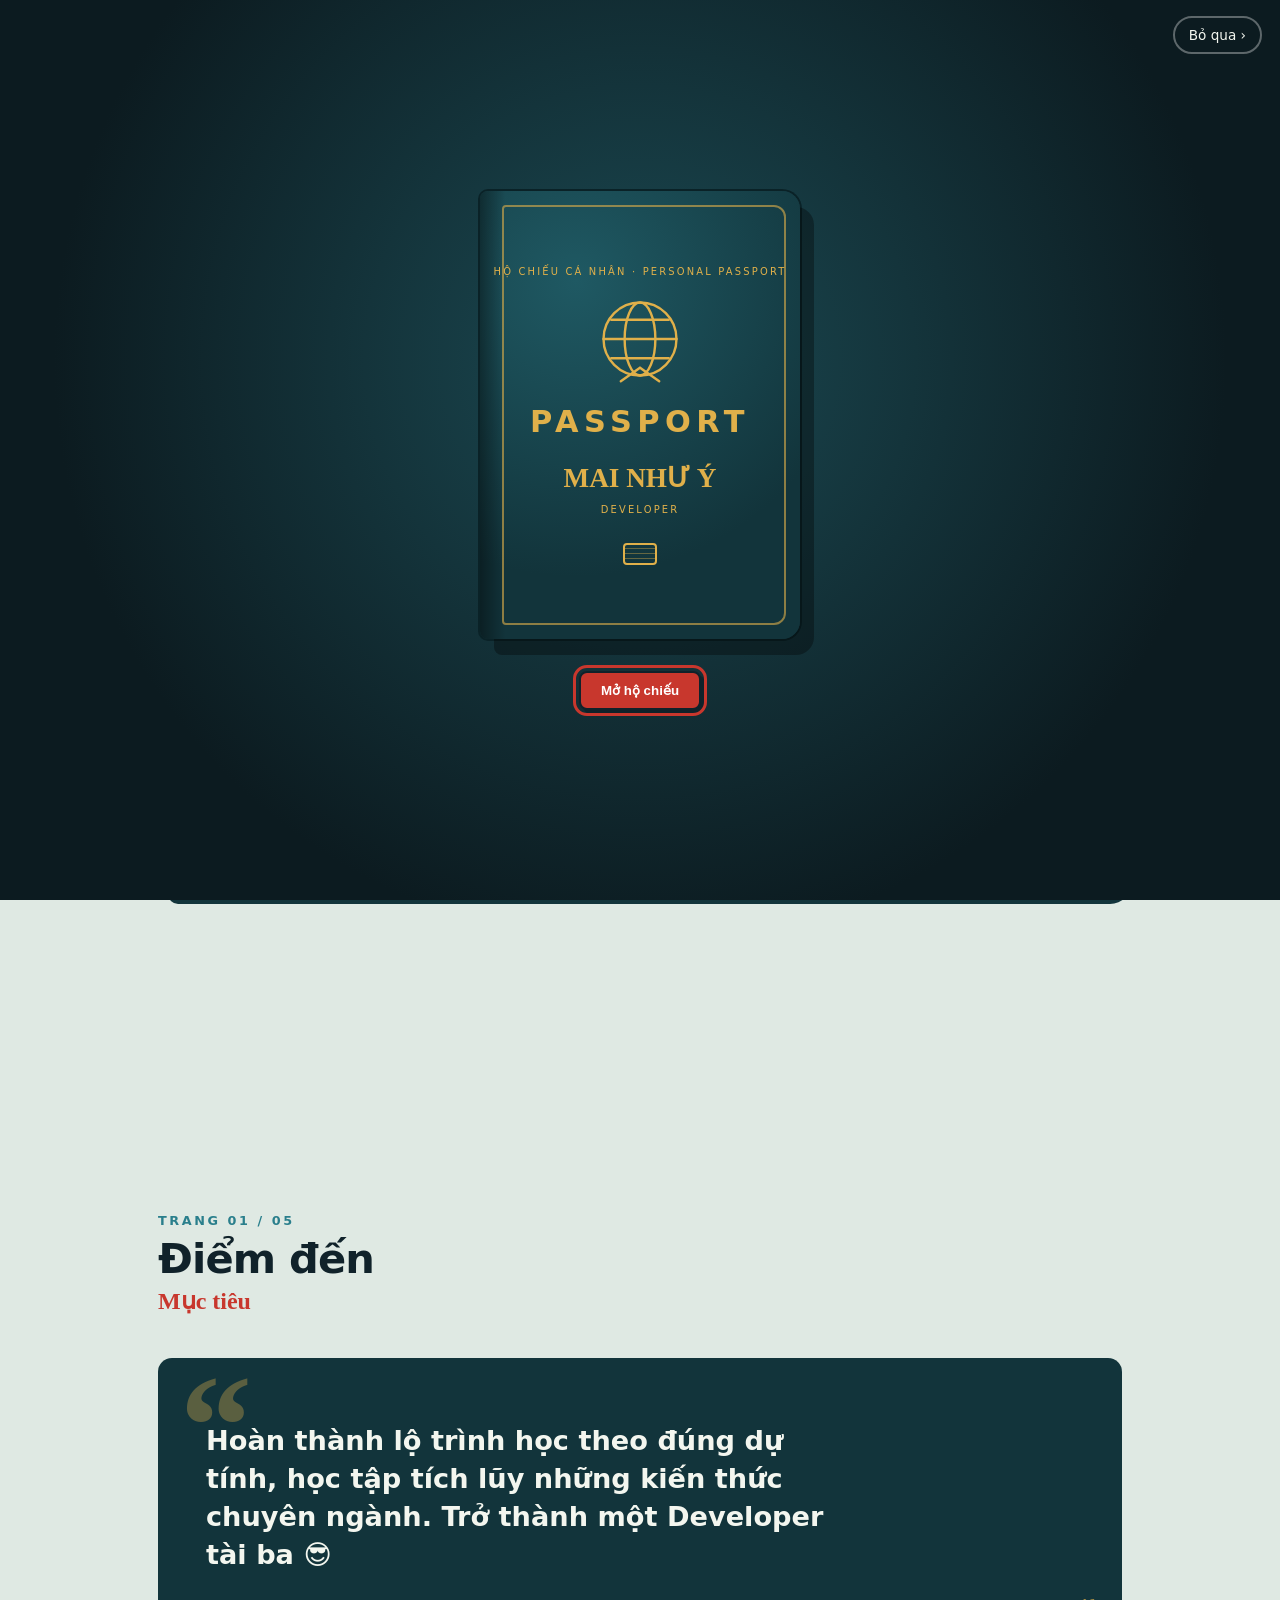
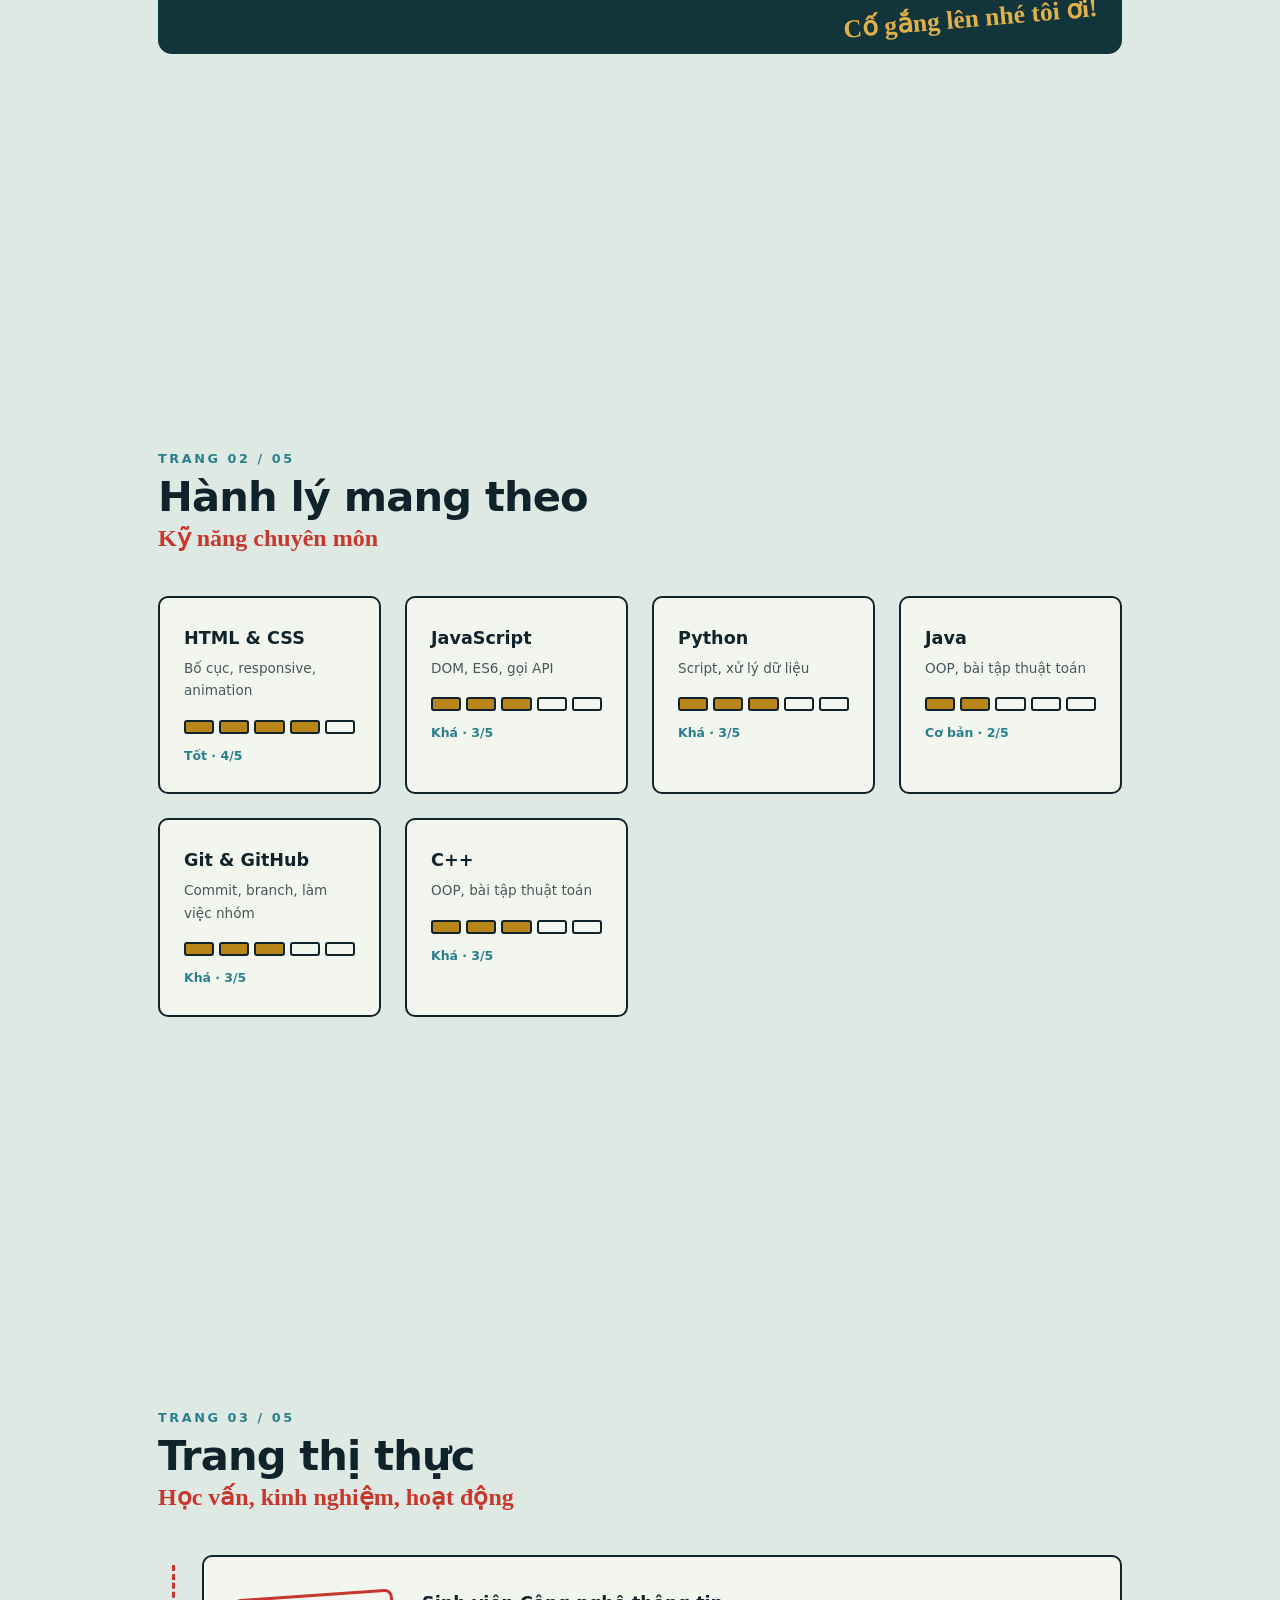
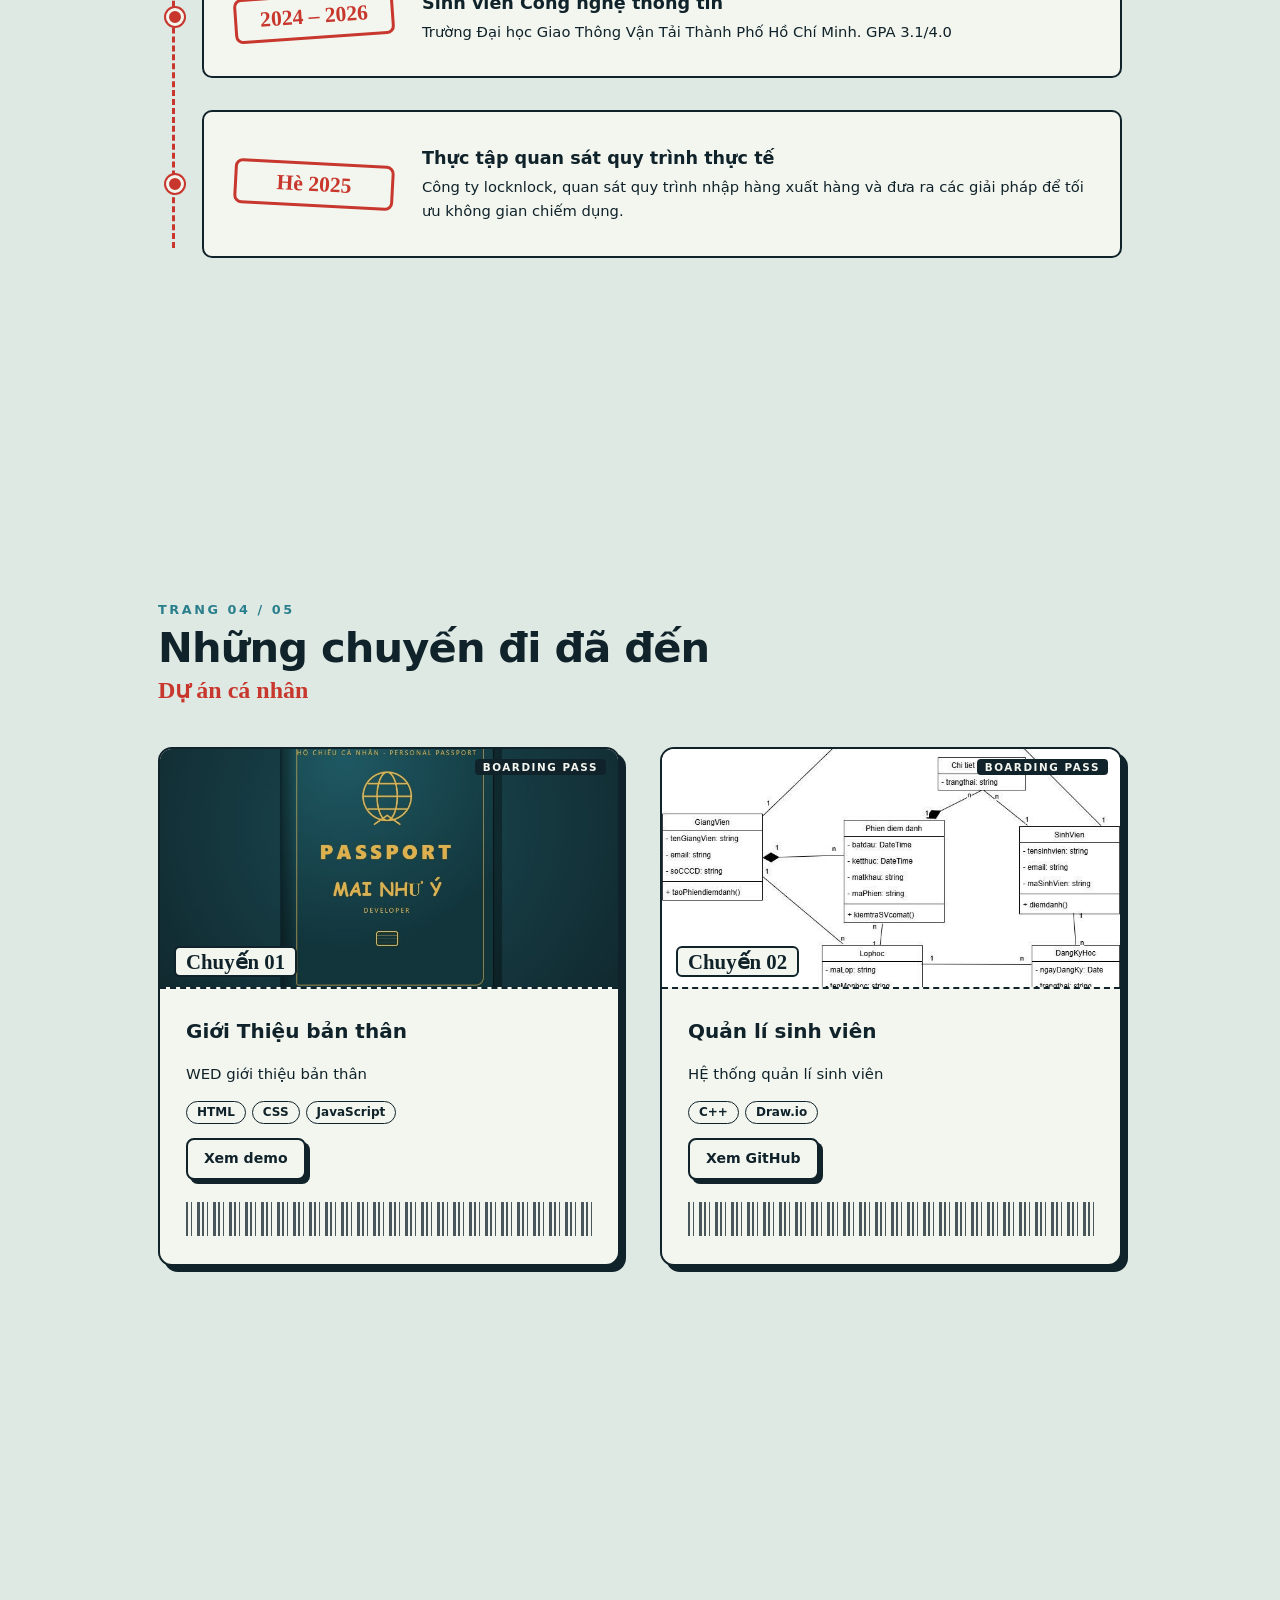
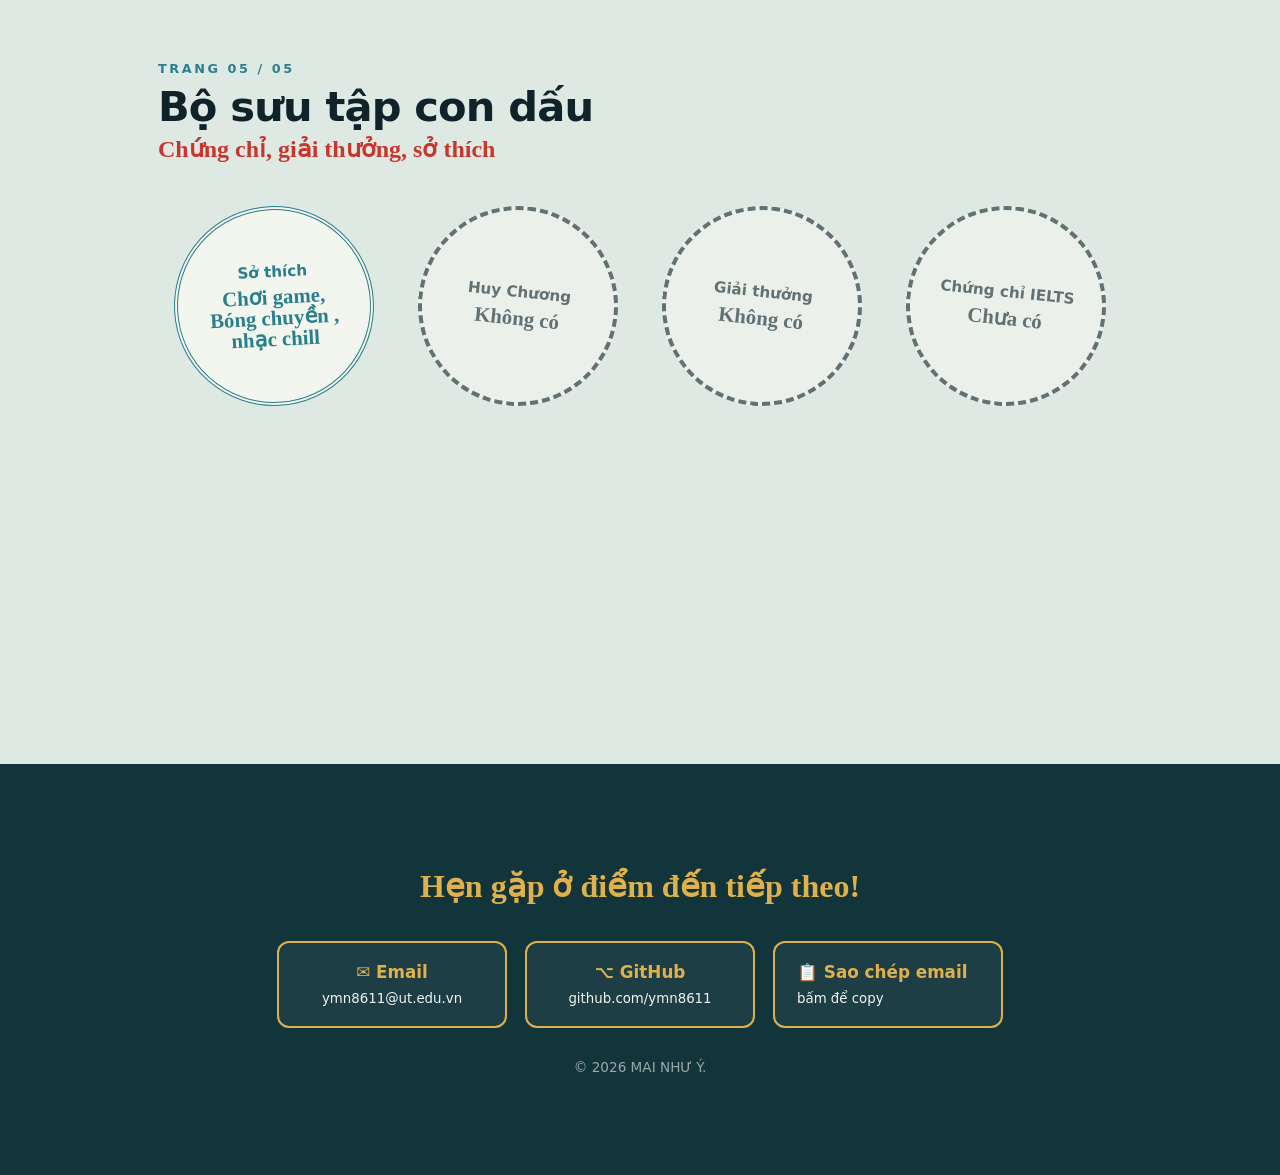
<file: index.html>
<!DOCTYPE html>
<html lang="vi">

<head>
  <meta charset="utf-8">
  <meta name="viewport" content="width=device-width, initial-scale=1, viewport-fit=cover">
  <meta name="description" content="Portfolio cá nhân của Mai Như Ý - sinh viên CNTT, định hướng Developer">
  <title>Hồ sơ của Ý</title>
  <link rel="stylesheet" href="CSS/WedCaNhan.css">
  <script>document.documentElement.classList.add("is-locked");</script>
</head>
<body>

  <div class="intro" id="intro" role="dialog" aria-label="Trang mở đầu">
    <div class="intro__stage" id="intro-cover">
      <div class="intro__book" id="intro-book">
        <p class="intro__small">HỘ CHIẾU CÁ NHÂN · PERSONAL PASSPORT</p>
        <svg class="intro__emblem" viewBox="0 0 100 100" aria-hidden="true">
          <circle cx="50" cy="50" r="38"/>
          <ellipse cx="50" cy="50" rx="16" ry="38"/>
          <path d="M12 50h76M20 30h60M20 70h60"/>
          <path d="M30 94l20-14 20 14"/>
        </svg>
        <h2 class="intro__passport">PASSPORT</h2>
        <p class="intro__owner">MAI NHƯ Ý</p>
        <p class="intro__small">DEVELOPER</p>
        <span class="intro__chip" aria-hidden="true"></span>
      </div>
      <button class="btn intro__open" id="intro-open" type="button">Mở hộ chiếu</button>
    </div>

    <div class="intro__stage" id="intro-scan" hidden>
      <p class="intro__title handwriting">Kiểm tra an ninh</p>
      <ul class="intro__log" id="intro-log"></ul>
      <div class="intro__bar" aria-hidden="true"><span id="intro-fill"></span></div>
    </div>

    <button class="intro__skip" id="intro-skip" type="button">Bỏ qua ›</button>
  </div>

  <svg class="bg-map" viewBox="0 0 1000 500" preserveAspectRatio="xMidYMid meet" aria-hidden="true">
    <defs>
      <pattern id="map-dots" width="9" height="9" patternUnits="userSpaceOnUse">
        <circle cx="4.5" cy="4.5" r="2" class="bg-map__dot"/>
      </pattern>
    </defs>

    <g class="bg-map__land" fill="url(#map-dots)">
      <path d="M80 90 L210 70 L290 110 L270 170 L230 200 L200 250 L150 210 L100 160Z"/>
      <path d="M330 50 L400 45 L390 100 L345 105Z"/>
      <path d="M230 270 L300 280 L310 340 L270 440 L240 400 L225 320Z"/>
      <path d="M470 100 L540 85 L560 130 L520 160 L470 150Z"/>
      <path d="M470 180 L560 175 L590 250 L550 340 L510 340 L480 260Z"/>
      <path d="M560 80 L760 70 L860 120 L830 200 L760 240 L700 230 L640 190 L580 160Z"/>
      <path d="M740 260 L820 270 L800 300 L740 290Z"/>
      <path d="M780 340 L880 335 L890 400 L810 410Z"/>
    </g>

    <path id="flight-path" class="bg-map__route" d="M770 225 C 700 60, 560 40, 500 120 S 300 40, 170 130"/>
    <g class="bg-map__city">
      <circle cx="770" cy="225" r="6"/>
      <circle cx="500" cy="120" r="5"/>
      <circle cx="170" cy="130" r="6"/>
      <text x="780" y="255">TP.HCM</text>
      <text x="475" y="148">Quá cảnh</text>
      <text x="120" y="160">Điểm đến</text>
    </g>

    <g id="plane" class="bg-map__plane">
      <path d="M-14 0 L-4 -3 L0 -14 L4 -14 L2 -3 L12 -2 L14 -6 L17 -6 L15 0 L17 6 L14 6 L12 2 L2 3 L4 14 L0 14 L-4 3 Z" transform="rotate(90)"/>
    </g>
  </svg>

  <header class="navbar">
    <div class="navbar__progress" id="progress" aria-hidden="true"></div>
    <nav class="navbar__inner" aria-label="Điều hướng chính">
      <span class="navbar__logo">🅳 🅴 🆅 Như Ý</span>
      <a class="navbar__link" href="#ho-so">Hồ sơ</a>
      <a class="navbar__link" href="#muc-tieu">Mục tiêu</a>
      <a class="navbar__link" href="#ky-nang">Kỹ năng</a>
      <a class="navbar__link" href="#hanh-trinh">Hành trình</a>
      <a class="navbar__link" href="#du-an">Dự án</a>
      <a class="navbar__link" href="#con-dau">Chứng nhận</a>
      <a class="navbar__link" href="#lien-he">Liên hệ</a>
      <button class="navbar__theme-btn" id="theme-btn" type="button" aria-label="Đổi giao diện sáng/tối">🌓</button>
    </nav>
  </header>

  <main class="container">
    <section class="section section--first" id="ho-so">
      <div class="passport">
        <div class="passport__photo">
          <img src="images/anhCaNhan.jpg" alt="Ảnh đại diện của Mai Như Ý">
        </div>

        <div class="passport__info">
          <span class="passport__label">HỌ VÀ TÊN / FULL NAME</span>
          <h1 class="passport__name">MAI NHƯ Ý</h1>
          <p class="passport__role handwriting" data-words="Sinh viên CNTT|Developer tương lai|Game thủ|Người học không ngừng"><span id="typed">Sinh viên CNTT</span><span class="caret" aria-hidden="true"></span></p>

          <dl class="passport__fields">
            <div class="passport__field">
              <dt>NGÀNH HỌC</dt>
              <dd>Công nghệ thông tin</dd>
            </div>
            <div class="passport__field">
              <dt>ĐỊNH HƯỚNG</dt>
              <dd>Developer</dd>
            </div>
            <div class="passport__field">
              <dt>NƠI CẤP</dt>
              <dd>Trường ĐH.GTVTTPHCM(UTH)</dd>
            </div>
            <div class="passport__field">
              <dt>HẾT HẠN</dt>
              <dd>Không bao giờ ngừng học</dd>
            </div>
          </dl>

          <p class="passport__intro">
            Mình rất thích chơi game và cảm thấy thú vị khi sử dụng các hệ thống,
            mình muốn hiểu rõ chúng được tạo ra như thế nào và vận hành ra sao đồng thời mình cũng muốn trở thành là người tạo ra chúng.
        
          </p>

          <ul class="stats">
            <li class="stats__item"><strong class="stats__num" data-count="3.1" data-decimals="1">3.1</strong><span class="stats__label">GPA / 4.0</span></li>
            <li class="stats__item"><strong class="stats__num" data-count="2">2</strong><span class="stats__label">Dự án</span></li>
            <li class="stats__item"><strong class="stats__num" data-count="6">6</strong><span class="stats__label">Kỹ năng</span></li>
            <li class="stats__item"><strong class="stats__num" data-count="2024">2024</strong><span class="stats__label">Năm nhập học</span></li>
          </ul>

          <div class="passport__actions">
            <a class="btn" href="#du-an">Xem chuyến đi của mình</a>
            <a class="btn btn--outline" href="#lien-he">Gửi thư</a>
          </div>
        </div>

        <div class="passport__approved handwriting" aria-hidden="true">ĐÃ DUYỆT</div>
        <p class="passport__code" aria-hidden="true">
          P&lt;VNM&lt;MAI&lt;&lt;NHU&lt;Y&lt;&lt;&lt;&lt;&lt;&lt;&lt;&lt;&lt;&lt;&lt;&lt;&lt;&lt;&lt;&lt;&lt;<br>
          DEVELOPER&lt;&lt;&lt;HTML&lt;CSS&lt;JS&lt;PYTHON&lt;&lt;&lt;&lt;&lt;&lt;&lt;&lt;&lt;&lt;&lt;&lt;&lt;
        </p>
      </div>
    </section>

    <section class="section" id="muc-tieu">
      <h2 class="section__title">Điểm đến</h2>
      <p class="section__subtitle handwriting">Mục tiêu</p>

      <div class="goal">
        <p class="goal__text">
          Hoàn thành lộ trình học theo đúng dự tính, học tập tích lũy những kiến thức chuyên ngành.
          Trở thành một Developer tài ba 😎
        </p>
        <span class="goal__note handwriting">Cố gắng lên nhé tôi ơi!</span>
      </div>
    </section>

    <section class="section" id="ky-nang">
      <h2 class="section__title">Hành lý mang theo</h2>
      <p class="section__subtitle handwriting">Kỹ năng chuyên môn</p>

      <div class="skill-list">
        <article class="skill" data-level="4">
          <h3 class="skill__name">HTML &amp; CSS</h3>
          <p class="skill__desc">Bố cục, responsive, animation</p>
        </article>
        <article class="skill" data-level="3">
          <h3 class="skill__name">JavaScript</h3>
          <p class="skill__desc">DOM, ES6, gọi API</p>
        </article>
        <article class="skill" data-level="3">
          <h3 class="skill__name">Python</h3>
          <p class="skill__desc">Script, xử lý dữ liệu</p>
        </article>
        <article class="skill" data-level="2">
          <h3 class="skill__name">Java</h3>
          <p class="skill__desc">OOP, bài tập thuật toán</p>
        </article>
        <article class="skill" data-level="3">
          <h3 class="skill__name">Git &amp; GitHub</h3>
          <p class="skill__desc">Commit, branch, làm việc nhóm</p>
        </article>
        <article class="skill" data-level="3">
          <h3 class="skill__name">C++</h3>
          <p class="skill__desc">OOP, bài tập thuật toán</p>
        </article>
      </div>
    </section>

    <section class="section" id="hanh-trinh">
      <h2 class="section__title">Trang thị thực</h2>
      <p class="section__subtitle handwriting">Học vấn, kinh nghiệm, hoạt động</p>

      <div class="visa-list">
        <article class="visa">
          <span class="visa__date handwriting">2024 – 2026</span>
          <div>
            <h3 class="visa__title">Sinh viên Công nghệ thông tin</h3>
            <p class="visa__desc">Trường Đại học Giao Thông Vận Tải Thành Phố Hồ Chí Minh. GPA 3.1/4.0</p>
          </div>
        </article>
        <article class="visa">
          <span class="visa__date handwriting">Hè 2025</span>
          <div>
            <h3 class="visa__title">Thực tập quan sát quy trình thực tế</h3>
            <p class="visa__desc">Công ty locknlock, quan sát quy trình nhập hàng xuất hàng và đưa ra các giải pháp để tối ưu không gian chiếm dụng.</p>
          </div>
        </article>
      </div>
    </section>

    <section class="section" id="du-an">
      <h2 class="section__title">Những chuyến đi đã đến</h2>
      <p class="section__subtitle handwriting">Dự án cá nhân</p>

      <div class="project-list">
        <article class="project">
          <div class="project__image">
            <img src="images/anhWedCaNhan.jpg" alt="Giao diện: Giới thiệu bản thân">
            <span class="project__badge handwriting">Chuyến 01</span>
          </div>
          <div class="project__body">
            <h3 class="project__name">Giới Thiệu bản thân</h3>
            <p class="project__desc">WED giới thiệu bản thân</p>
            <ul class="tag-list">
              <li class="tag">HTML</li>
              <li class="tag">CSS</li>
              <li class="tag">JavaScript</li>
            </ul>
            <a class="btn btn--outline btn--small" href="https://ymn8611.github.io/portfolio/">Xem demo</a>
          </div>
        </article>

        <article class="project">
          <div class="project__image">
            <img src="images/anhQuanLiSV.jpg" alt="Dự án: Hệ thống quản lí sinh viên">
            <span class="project__badge handwriting">Chuyến 02</span>
          </div>
          <div class="project__body">
            <h3 class="project__name">Quản lí sinh viên</h3>
            <p class="project__desc">HỆ thống quản lí sinh viên</p>
            <ul class="tag-list">
              <li class="tag">C++</li>
              <li class="tag">Draw.io</li>
            </ul>
            <a class="btn btn--outline btn--small" href="https://github.com/beminh362-ship-it/Project_Group4">Xem GitHub</a>
          </div>
        </article>
      </div>
    </section>

    <section class="section" id="con-dau">
      <h2 class="section__title">Bộ sưu tập con dấu</h2>
      <p class="section__subtitle handwriting">Chứng chỉ, giải thưởng, sở thích</p>

      <div class="stamp-list">
        <div class="stamp stamp--teal">
          <strong class="stamp__title">Sở thích</strong>
          <span class="stamp__note handwriting">Chơi game, Bóng chuyền , nhạc chill</span>
        </div>
        <div class="stamp stamp--empty">
          <strong class="stamp__title">Huy Chương</strong>
          <span class="stamp__note handwriting">Không có</span>
        </div>
        <div class="stamp stamp--empty">
          <strong class="stamp__title">Giải thưởng</strong>
          <span class="stamp__note handwriting">Không có</span>
        </div>
        <div class="stamp stamp--empty">
          <strong class="stamp__title">Chứng chỉ IELTS</strong>
          <span class="stamp__note handwriting">Chưa có</span>
        </div>
      </div>
    </section>

  </main>

  <footer class="footer" id="lien-he">
    <p class="footer__title handwriting">Hẹn gặp ở điểm đến tiếp theo!</p>
    <div class="contact">
      <a class="contact__card" href="mailto:ymn8611@ut.edu.vn"><strong>✉ Email</strong><small>ymn8611@ut.edu.vn</small></a>
      <a class="contact__card" href="https://github.com/ymn8611" target="_blank" rel="noopener"><strong>⌥ GitHub</strong><small>github.com/ymn8611</small></a>
      <button class="contact__card" id="copy-email" type="button" data-email="ymn8611@ut.edu.vn"><strong>📋 Sao chép email</strong><small>bấm để copy</small></button>
    </div>
    <p class="footer__copy">© 2026 MAI NHƯ Ý.</p>
  </footer>
  <button class="to-top" id="to-top" type="button" aria-label="Lên đầu trang">↑</button>

  <script src="JS/WedCaNhan.js"></script>
</body>

</html>
</file>
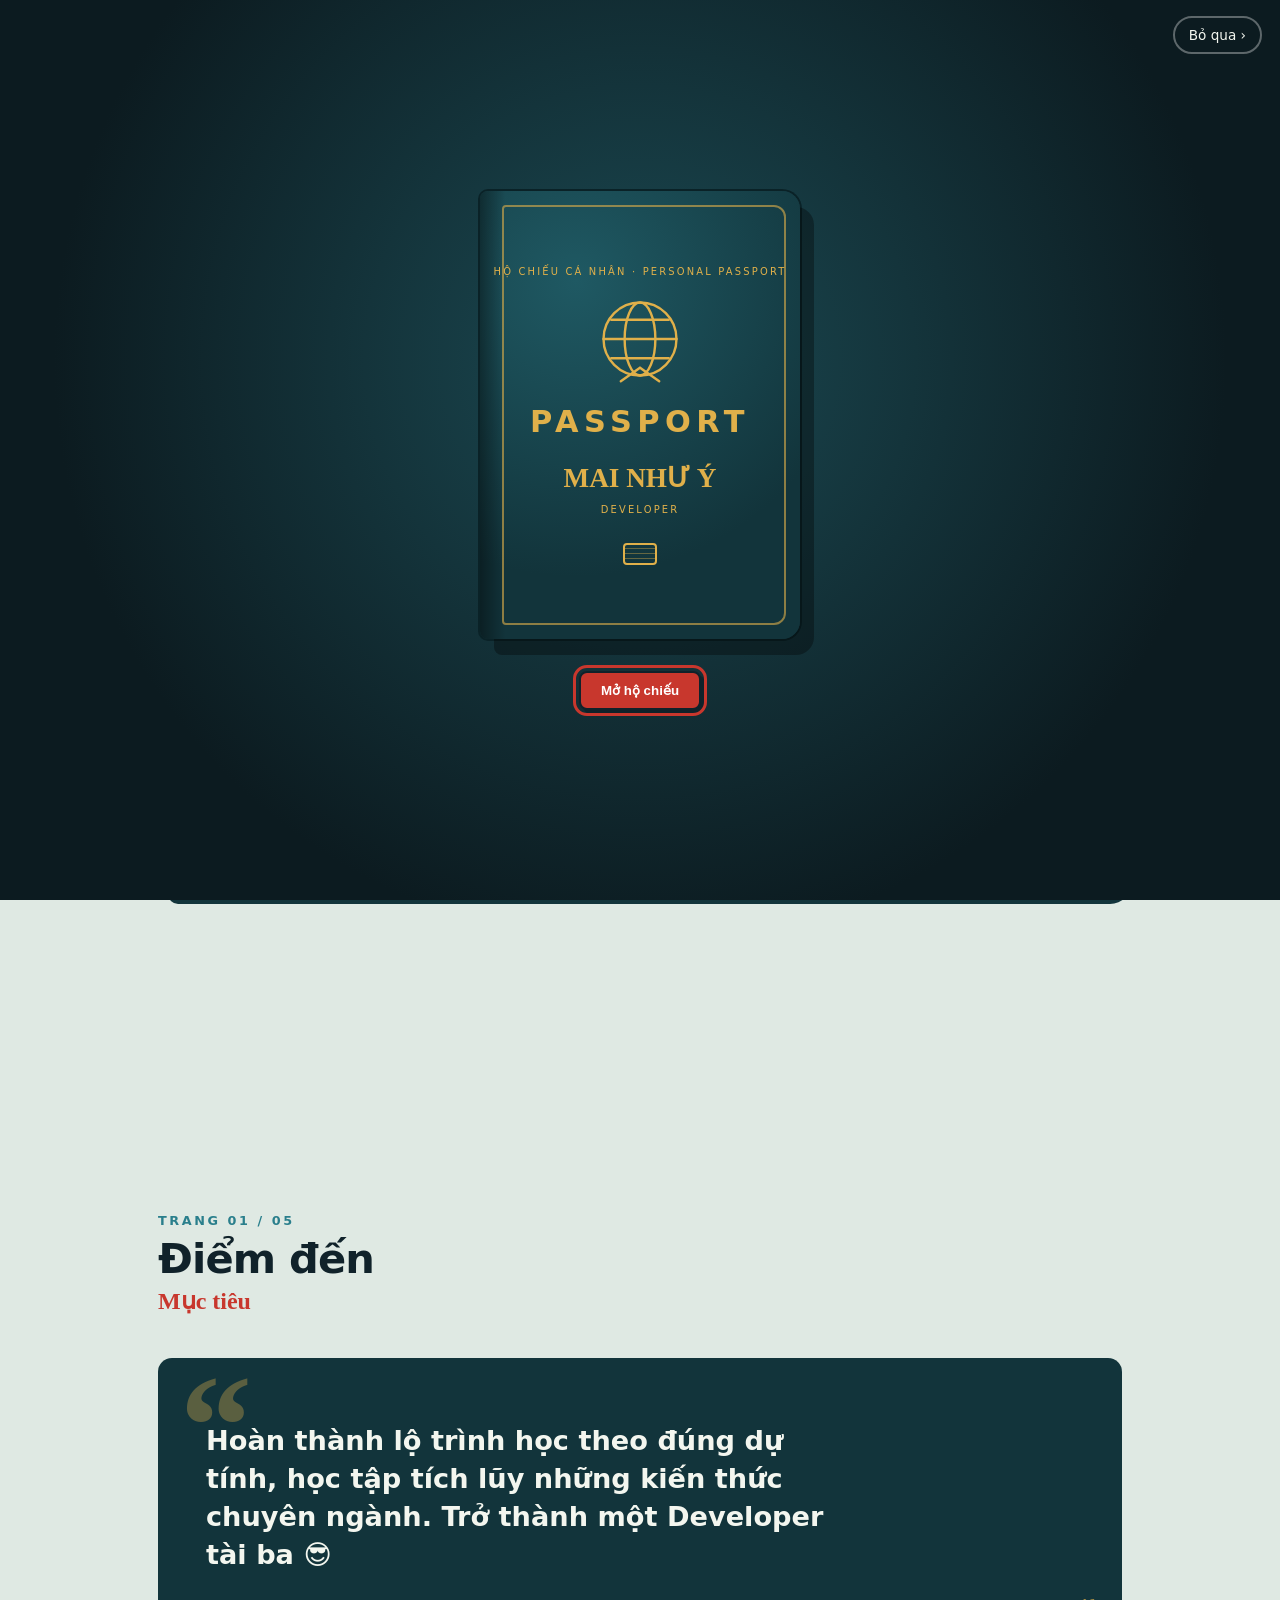
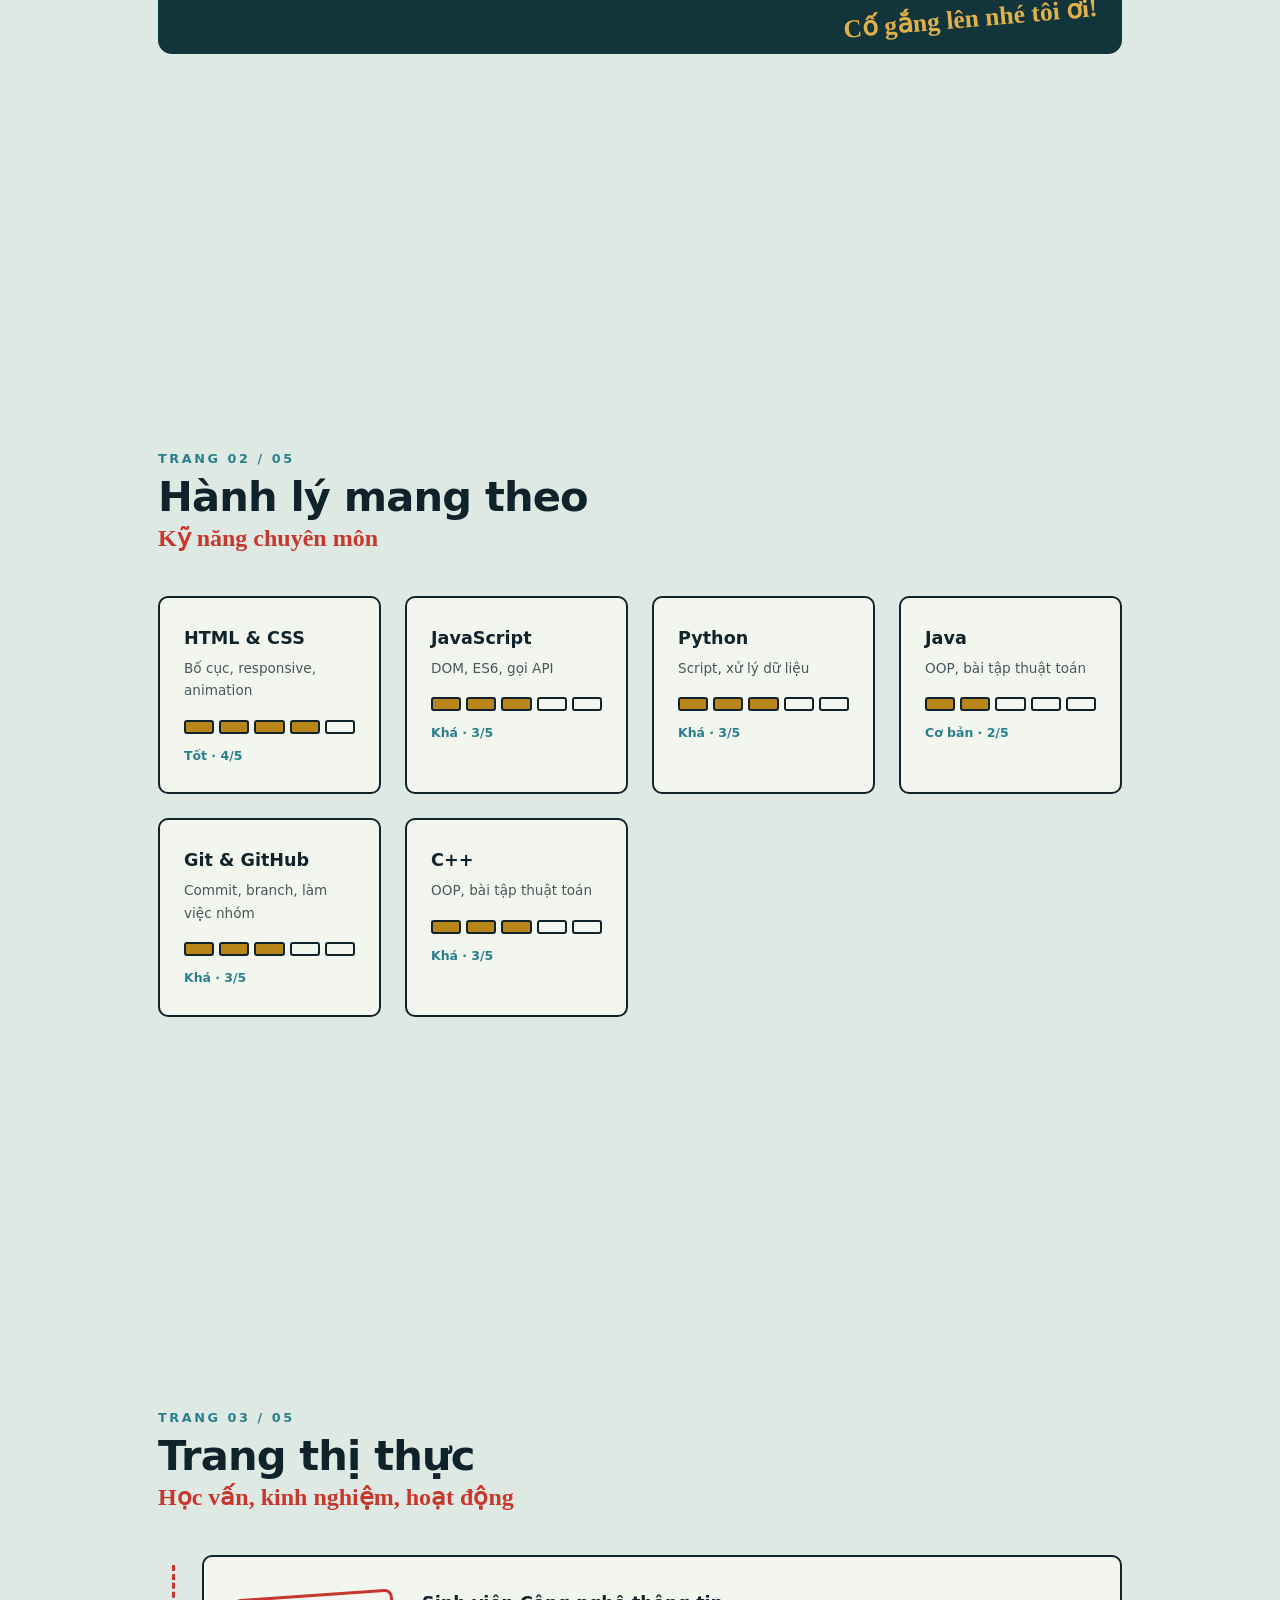
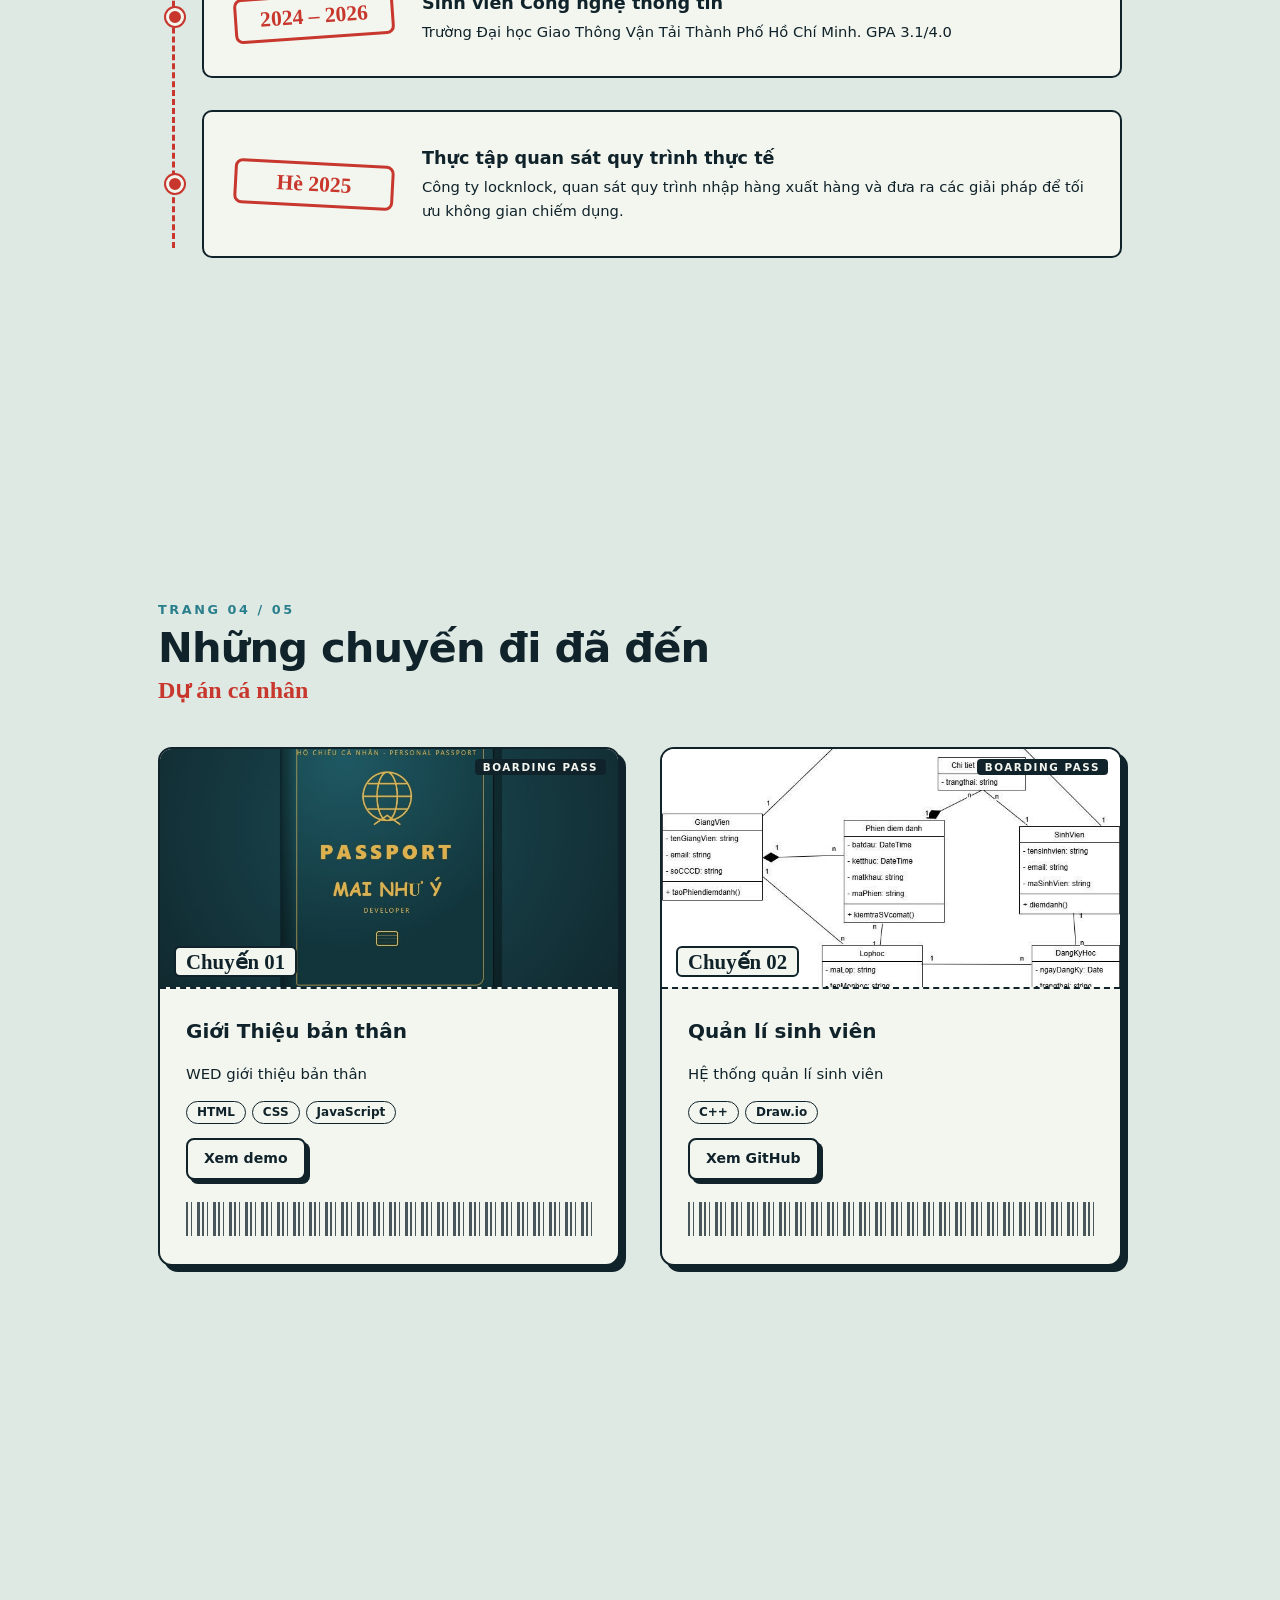
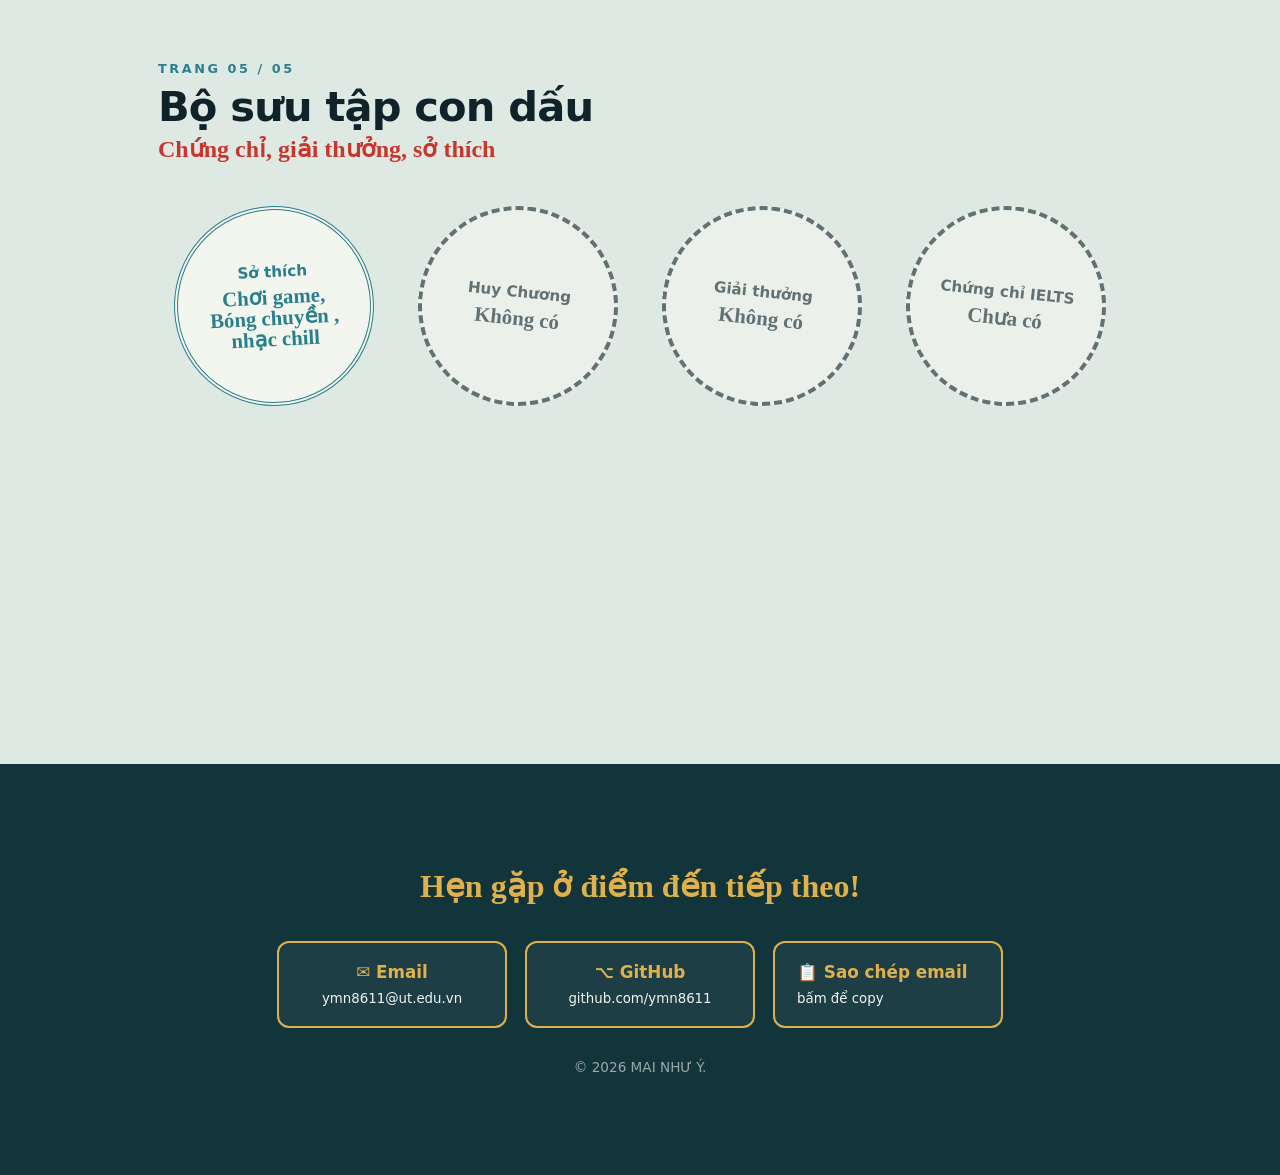
<file: WED.html>
<!DOCTYPE html>
<html lang="vi">

<head>
  <meta charset="utf-8">
  <meta name="viewport" content="width=device-width, initial-scale=1, viewport-fit=cover">
  <meta name="description" content="Portfolio cá nhân của Mai Như Ý - sinh viên CNTT, định hướng Developer">
  <title>Hồ sơ của Ý</title>
  <link rel="stylesheet" href="CSS/WedCaNhan.css">
  <script>document.documentElement.classList.add("is-locked");</script>
</head>

<body>

  <div class="intro" id="intro" role="dialog" aria-label="Trang mở đầu">
    <div class="intro__stage" id="intro-cover">
      <div class="intro__book" id="intro-book">
        <p class="intro__small">HỘ CHIẾU CÁ NHÂN · PERSONAL PASSPORT</p>
        <svg class="intro__emblem" viewBox="0 0 100 100" aria-hidden="true">
          <circle cx="50" cy="50" r="38"/>
          <ellipse cx="50" cy="50" rx="16" ry="38"/>
          <path d="M12 50h76M20 30h60M20 70h60"/>
          <path d="M30 94l20-14 20 14"/>
        </svg>
        <h2 class="intro__passport">PASSPORT</h2>
        <p class="intro__owner">MAI NHƯ Ý</p>
        <p class="intro__small">DEVELOPER</p>
        <span class="intro__chip" aria-hidden="true"></span>
      </div>
      <button class="btn intro__open" id="intro-open" type="button">Mở hộ chiếu</button>
    </div>

    <div class="intro__stage" id="intro-scan" hidden>
      <p class="intro__title handwriting">Kiểm tra an ninh</p>
      <ul class="intro__log" id="intro-log"></ul>
      <div class="intro__bar" aria-hidden="true"><span id="intro-fill"></span></div>
    </div>

    <button class="intro__skip" id="intro-skip" type="button">Bỏ qua ›</button>
  </div>

  <svg class="bg-map" viewBox="0 0 1000 500" preserveAspectRatio="xMidYMid meet" aria-hidden="true">
    <defs>
      <pattern id="map-dots" width="9" height="9" patternUnits="userSpaceOnUse">
        <circle cx="4.5" cy="4.5" r="2" class="bg-map__dot"/>
      </pattern>
    </defs>

    <g class="bg-map__land" fill="url(#map-dots)">
      <path d="M80 90 L210 70 L290 110 L270 170 L230 200 L200 250 L150 210 L100 160Z"/>
      <path d="M330 50 L400 45 L390 100 L345 105Z"/>
      <path d="M230 270 L300 280 L310 340 L270 440 L240 400 L225 320Z"/>
      <path d="M470 100 L540 85 L560 130 L520 160 L470 150Z"/>
      <path d="M470 180 L560 175 L590 250 L550 340 L510 340 L480 260Z"/>
      <path d="M560 80 L760 70 L860 120 L830 200 L760 240 L700 230 L640 190 L580 160Z"/>
      <path d="M740 260 L820 270 L800 300 L740 290Z"/>
      <path d="M780 340 L880 335 L890 400 L810 410Z"/>
    </g>

    <path id="flight-path" class="bg-map__route" d="M770 225 C 700 60, 560 40, 500 120 S 300 40, 170 130"/>
    <g class="bg-map__city">
      <circle cx="770" cy="225" r="6"/>
      <circle cx="500" cy="120" r="5"/>
      <circle cx="170" cy="130" r="6"/>
      <text x="780" y="255">TP.HCM</text>
      <text x="475" y="148">Quá cảnh</text>
      <text x="120" y="160">Điểm đến</text>
    </g>

    <g id="plane" class="bg-map__plane">
      <path d="M-14 0 L-4 -3 L0 -14 L4 -14 L2 -3 L12 -2 L14 -6 L17 -6 L15 0 L17 6 L14 6 L12 2 L2 3 L4 14 L0 14 L-4 3 Z" transform="rotate(90)"/>
    </g>
  </svg>

  <header class="navbar">
    <div class="navbar__progress" id="progress" aria-hidden="true"></div>
    <nav class="navbar__inner" aria-label="Điều hướng chính">
      <span class="navbar__logo">🅳 🅴 🆅 Như Ý</span>
      <a class="navbar__link" href="#ho-so">Hồ sơ</a>
      <a class="navbar__link" href="#muc-tieu">Mục tiêu</a>
      <a class="navbar__link" href="#ky-nang">Kỹ năng</a>
      <a class="navbar__link" href="#hanh-trinh">Hành trình</a>
      <a class="navbar__link" href="#du-an">Dự án</a>
      <a class="navbar__link" href="#con-dau">Chứng nhận</a>
      <a class="navbar__link" href="#lien-he">Liên hệ</a>
      <button class="navbar__theme-btn" id="theme-btn" type="button" aria-label="Đổi giao diện sáng/tối">🌓</button>
    </nav>
  </header>

  <main class="container">
    <section class="section section--first" id="ho-so">
      <div class="passport">
        <div class="passport__photo">
          <img src="images/anhCaNhan.jpg" alt="Ảnh đại diện của Mai Như Ý">
        </div>

        <div class="passport__info">
          <span class="passport__label">HỌ VÀ TÊN / FULL NAME</span>
          <h1 class="passport__name">MAI NHƯ Ý</h1>
          <p class="passport__role handwriting" data-words="Sinh viên CNTT|Developer tương lai|Game thủ|Người học không ngừng"><span id="typed">Sinh viên CNTT</span><span class="caret" aria-hidden="true"></span></p>

          <dl class="passport__fields">
            <div class="passport__field">
              <dt>NGÀNH HỌC</dt>
              <dd>Công nghệ thông tin</dd>
            </div>
            <div class="passport__field">
              <dt>ĐỊNH HƯỚNG</dt>
              <dd>Developer</dd>
            </div>
            <div class="passport__field">
              <dt>NƠI CẤP</dt>
              <dd>Trường ĐH.GTVTTPHCM(UTH)</dd>
            </div>
            <div class="passport__field">
              <dt>HẾT HẠN</dt>
              <dd>Không bao giờ ngừng học</dd>
            </div>
          </dl>

          <p class="passport__intro">
            Mình rất thích chơi game và cảm thấy thú vị khi sử dụng các hệ thống,
            mình muốn hiểu rõ chúng được tạo ra như thế nào và vận hành ra sao đồng thời mình cũng muốn trở thành là người tạo ra chúng.
        
          </p>

          <ul class="stats">
            <li class="stats__item"><strong class="stats__num" data-count="3.1" data-decimals="1">3.1</strong><span class="stats__label">GPA / 4.0</span></li>
            <li class="stats__item"><strong class="stats__num" data-count="2">2</strong><span class="stats__label">Dự án</span></li>
            <li class="stats__item"><strong class="stats__num" data-count="6">6</strong><span class="stats__label">Kỹ năng</span></li>
            <li class="stats__item"><strong class="stats__num" data-count="2024">2024</strong><span class="stats__label">Năm nhập học</span></li>
          </ul>

          <div class="passport__actions">
            <a class="btn" href="#du-an">Xem chuyến đi của mình</a>
            <a class="btn btn--outline" href="#lien-he">Gửi thư</a>
          </div>
        </div>

        <div class="passport__approved handwriting" aria-hidden="true">ĐÃ DUYỆT</div>
        <p class="passport__code" aria-hidden="true">
          P&lt;VNM&lt;MAI&lt;&lt;NHU&lt;Y&lt;&lt;&lt;&lt;&lt;&lt;&lt;&lt;&lt;&lt;&lt;&lt;&lt;&lt;&lt;&lt;&lt;<br>
          DEVELOPER&lt;&lt;&lt;HTML&lt;CSS&lt;JS&lt;PYTHON&lt;&lt;&lt;&lt;&lt;&lt;&lt;&lt;&lt;&lt;&lt;&lt;&lt;
        </p>
      </div>
    </section>

    <section class="section" id="muc-tieu">
      <h2 class="section__title">Điểm đến</h2>
      <p class="section__subtitle handwriting">Mục tiêu</p>

      <div class="goal">
        <p class="goal__text">
          Hoàn thành lộ trình học theo đúng dự tính, học tập tích lũy những kiến thức chuyên ngành.
          Trở thành một Developer tài ba 😎
        </p>
        <span class="goal__note handwriting">Cố gắng lên nhé tôi ơi!</span>
      </div>
    </section>

    <section class="section" id="ky-nang">
      <h2 class="section__title">Hành lý mang theo</h2>
      <p class="section__subtitle handwriting">Kỹ năng chuyên môn</p>

      <div class="skill-list">
        <article class="skill" data-level="4">
          <h3 class="skill__name">HTML &amp; CSS</h3>
          <p class="skill__desc">Bố cục, responsive, animation</p>
        </article>
        <article class="skill" data-level="3">
          <h3 class="skill__name">JavaScript</h3>
          <p class="skill__desc">DOM, ES6, gọi API</p>
        </article>
        <article class="skill" data-level="3">
          <h3 class="skill__name">Python</h3>
          <p class="skill__desc">Script, xử lý dữ liệu</p>
        </article>
        <article class="skill" data-level="2">
          <h3 class="skill__name">Java</h3>
          <p class="skill__desc">OOP, bài tập thuật toán</p>
        </article>
        <article class="skill" data-level="3">
          <h3 class="skill__name">Git &amp; GitHub</h3>
          <p class="skill__desc">Commit, branch, làm việc nhóm</p>
        </article>
        <article class="skill" data-level="3">
          <h3 class="skill__name">C++</h3>
          <p class="skill__desc">OOP, bài tập thuật toán</p>
        </article>
      </div>
    </section>

    <section class="section" id="hanh-trinh">
      <h2 class="section__title">Trang thị thực</h2>
      <p class="section__subtitle handwriting">Học vấn, kinh nghiệm, hoạt động</p>

      <div class="visa-list">
        <article class="visa">
          <span class="visa__date handwriting">2024 – 2026</span>
          <div>
            <h3 class="visa__title">Sinh viên Công nghệ thông tin</h3>
            <p class="visa__desc">Trường Đại học Giao Thông Vận Tải Thành Phố Hồ Chí Minh. GPA 3.1/4.0</p>
          </div>
        </article>
        <article class="visa">
          <span class="visa__date handwriting">Hè 2025</span>
          <div>
            <h3 class="visa__title">Thực tập quan sát quy trình thực tế</h3>
            <p class="visa__desc">Công ty locknlock, quan sát quy trình nhập hàng xuất hàng và đưa ra các giải pháp để tối ưu không gian chiếm dụng.</p>
          </div>
        </article>
      </div>
    </section>

    <section class="section" id="du-an">
      <h2 class="section__title">Những chuyến đi đã đến</h2>
      <p class="section__subtitle handwriting">Dự án cá nhân</p>

      <div class="project-list">
        <article class="project">
          <div class="project__image">
            <img src="images/anhWedCaNhan.jpg" alt="Giao diện: Giới thiệu bản thân">
            <span class="project__badge handwriting">Chuyến 01</span>
          </div>
          <div class="project__body">
            <h3 class="project__name">Giới Thiệu bản thân</h3>
            <p class="project__desc">WED giới thiệu bản thân</p>
            <ul class="tag-list">
              <li class="tag">HTML</li>
              <li class="tag">CSS</li>
              <li class="tag">JavaScript</li>
            </ul>
            <a class="btn btn--outline btn--small" href="http://127.0.0.1:5500/WED.html">Xem demo</a>
          </div>
        </article>

        <article class="project">
          <div class="project__image">
            <img src="images/anhQuanLiSV.jpg" alt="Dự án: Hệ thống quản lí sinh viên">
            <span class="project__badge handwriting">Chuyến 02</span>
          </div>
          <div class="project__body">
            <h3 class="project__name">Quản lí sinh viên</h3>
            <p class="project__desc">HỆ thống quản lí sinh viên</p>
            <ul class="tag-list">
              <li class="tag">C++</li>
              <li class="tag">Draw.io</li>
            </ul>
            <a class="btn btn--outline btn--small" href="https://github.com/beminh362-ship-it/Project_Group4">Xem GitHub</a>
          </div>
        </article>
      </div>
    </section>

    <section class="section" id="con-dau">
      <h2 class="section__title">Bộ sưu tập con dấu</h2>
      <p class="section__subtitle handwriting">Chứng chỉ, giải thưởng, sở thích</p>

      <div class="stamp-list">
        <div class="stamp stamp--teal">
          <strong class="stamp__title">Sở thích</strong>
          <span class="stamp__note handwriting">Chơi game, Bóng chuyền , nhạc chill</span>
        </div>
        <div class="stamp stamp--empty">
          <strong class="stamp__title">Huy Chương</strong>
          <span class="stamp__note handwriting">Không có</span>
        </div>
        <div class="stamp stamp--empty">
          <strong class="stamp__title">Giải thưởng</strong>
          <span class="stamp__note handwriting">Không có</span>
        </div>
        <div class="stamp stamp--empty">
          <strong class="stamp__title">Chứng chỉ IELTS</strong>
          <span class="stamp__note handwriting">Chưa có</span>
        </div>
      </div>
    </section>

  </main>

  <footer class="footer" id="lien-he">
    <p class="footer__title handwriting">Hẹn gặp ở điểm đến tiếp theo!</p>
    <div class="contact">
      <a class="contact__card" href="mailto:ymn8611@ut.edu.vn"><strong>✉ Email</strong><small>ymn8611@ut.edu.vn</small></a>
      <a class="contact__card" href="https://github.com/ymn8611" target="_blank" rel="noopener"><strong>⌥ GitHub</strong><small>github.com/ymn8611</small></a>
      <button class="contact__card" id="copy-email" type="button" data-email="ymn8611@ut.edu.vn"><strong>📋 Sao chép email</strong><small>bấm để copy</small></button>
    </div>
    <p class="footer__copy">© 2026 MAI NHƯ Ý.</p>
  </footer>
  <button class="to-top" id="to-top" type="button" aria-label="Lên đầu trang">↑</button>

  <script src="JS/WedCaNhan.js"></script>
</body>

</html>
</file>
<file: CSS/WedCaNhan.css>
:root {
  --color-bg: #dfe9e3;
  --color-paper: #f3f6ef;
  --color-ink: #10222a;
  --color-cover: #12343b;
  --color-stamp: #c8372d;
  --color-gold: #b98418;
  --color-teal: #2a7f8c;
  --color-line: #10222a33;
  --color-pattern: #12343b14;

  --font-body: "Be Vietnam Pro", system-ui, sans-serif;
  --font-hand: "Caveat", cursive;

  --radius: 10px;
  --shadow-hard: 6px 6px 0 var(--color-ink);

  padding-top: env(safe-area-inset-top, 0px);
  padding-bottom: env(safe-area-inset-bottom, 0px);
}

@media (prefers-color-scheme: dark) {
  :root:not([data-theme="light"]) {
    --color-bg: #0c1b20;
    --color-paper: #16292f;
    --color-ink: #e6efe9;
    --color-cover: #0a2227;
    --color-stamp: #ff6b5e;
    --color-gold: #e0b04a;
    --color-teal: #5cc0cf;
    --color-line: #e6efe933;
    --color-pattern: #e6efe90f;
  }
}

:root[data-theme="dark"] {
  --color-bg: #0c1b20;
  --color-paper: #16292f;
  --color-ink: #e6efe9;
  --color-cover: #0a2227;
  --color-stamp: #ff6b5e;
  --color-gold: #e0b04a;
  --color-teal: #5cc0cf;
  --color-line: #e6efe933;
  --color-pattern: #e6efe90f;
}

*,
*::before,
*::after {
  box-sizing: border-box;
}

html {
  height: 100%;
  scroll-behavior: smooth;
  scroll-padding-top: 70px;
}

body {
  min-height: 100%;
  margin: 0;
  background-color: var(--color-bg);
  background-image:
    repeating-radial-gradient(circle at 15% 12%, transparent 0 13px, var(--color-pattern) 13px 14px),
    repeating-radial-gradient(circle at 85% 78%, transparent 0 17px, var(--color-pattern) 17px 18px);
  background-attachment: fixed;
  color: var(--color-ink);
  font: 400 16px/1.65 var(--font-body);
}

a {
  color: inherit;
}

img {
  display: block;
  max-width: 100%;
}

:focus-visible {
  outline: 3px solid var(--color-stamp);
  outline-offset: 3px;
}

.handwriting {
  font-family: var(--font-hand);
  font-weight: 700;
}

.bg-map {
  position: fixed;
  inset: 0;
  z-index: -1;
  width: 100vw;
  height: 100vh;
  color: var(--color-ink);
  pointer-events: none;
}

.bg-map__dot {
  fill: currentColor;
  opacity: 0.22;
}

.bg-map__route {
  fill: none;
  stroke: var(--color-stamp);
  stroke-width: 2;
  stroke-dasharray: 3 9;
  stroke-linecap: round;
  opacity: 0.7;
}

.bg-map__city circle {
  fill: var(--color-stamp);
}

.bg-map__city text {
  fill: currentColor;
  font: 700 18px var(--font-hand);
  opacity: 0.6;
}

.bg-map__plane path {
  fill: var(--color-ink);
  stroke: var(--color-paper);
  stroke-width: 1.5;
}


.navbar {
  position: sticky;
  top: env(safe-area-inset-top, 0px);
  z-index: 10;
  background: var(--color-cover);
  color: #f3f6ef;
}

.navbar__inner {
  display: flex;
  align-items: center;
  gap: 4px;
  padding: 10px 16px;
  overflow-x: auto;
}

.navbar__logo {
  margin-right: auto;
  padding-right: 16px;
  color: #e0b04a;
  font: 700 1.5rem var(--font-hand);
  white-space: nowrap;
}

.navbar__link {
  padding: 6px 12px;
  border-radius: 99px;
  font-size: 0.88rem;
  text-decoration: none;
  white-space: nowrap;
}

.navbar__link:hover {
  background: #ffffff22;
}

.navbar__link.is-active {
  background: #e0b04a;
  color: #10222a;
  font-weight: 600;
}

.navbar__theme-btn {
  margin-left: 6px;
  padding: 3px 10px;
  border: 2px solid #ffffff55;
  border-radius: 99px;
  background: none;
  color: #fff;
  font-size: 1rem;
  cursor: pointer;
}

.navbar__theme-btn:hover {
  background: #ffffff22;
}

.container {
  max-width: 1000px;
  margin: 0 auto;
  padding: 0 18px 80px;
}

.section {
  display: flex;
  flex-direction: column;
  justify-content: center;
  min-height: 100vh;
  min-height: 100svh;
  padding: 90px 0;
}

.section--first {
  min-height: calc(100svh - 60px);
  padding: 50px 0 90px;
}

.section__title {
  margin: 0 0 6px;
  font-size: clamp(1.8rem, 4.5vw, 2.6rem);
  font-weight: 800;
  line-height: 1.1;
  letter-spacing: -0.02em;
}

.section__subtitle {
  margin: 0 0 44px;
  color: var(--color-stamp);
  font-size: 1.5rem;
  line-height: 1.1;
}

.btn {
  display: inline-block;
  padding: 10px 20px;
  border: 2px solid var(--color-ink);
  border-radius: 8px;
  background: var(--color-stamp);
  box-shadow: 4px 4px 0 var(--color-ink);
  color: #fff;
  font-weight: 600;
  text-decoration: none;
  transition: transform 0.1s, box-shadow 0.1s;
}

.btn:active {
  transform: translate(3px, 3px);
  box-shadow: 1px 1px 0 var(--color-ink);
}

.btn--outline {
  background: var(--color-paper);
  color: var(--color-ink);
}

.btn--small {
  padding: 7px 16px;
  font-size: 0.88rem;
}

.tag-list {
  display: flex;
  flex-wrap: wrap;
  gap: 6px;
  margin: 0;
  padding: 0;
  list-style: none;
}

.tag {
  padding: 1px 10px;
  border: 1.5px solid var(--color-ink);
  border-radius: 99px;
  font-size: 0.75rem;
  font-weight: 600;
}

.passport {
  position: relative;
  display: grid;
  grid-template-columns: 280px 1fr;
  gap: 40px;
  padding: 44px;
  overflow: hidden;
  border: 2px solid var(--color-ink);
  border-radius: 10px 22px 22px 10px;
  background: var(--color-paper);
  box-shadow: 10px 10px 0 var(--color-cover);
}

.passport__photo {
  aspect-ratio: 3 / 4;
  overflow: hidden;
  border: 2px solid var(--color-ink);
  border-radius: 6px;
}

.passport__photo img {
  width: 100%;
  height: 100%;
  object-fit: cover;
}

.passport__label,
.passport__field dt {
  display: block;
  font-size: 0.7rem;
  letter-spacing: 0.04em;
  opacity: 0.65;
}

.passport__name {
  margin: 0 0 2px;
  font-size: clamp(2rem, 6vw, 3.6rem);
  font-weight: 800;
  line-height: 1;
  letter-spacing: -0.03em;
}

.passport__role {
  margin: 0;
  color: var(--color-stamp);
  font-size: 1.5rem;
  line-height: 1;
}

.passport__fields {
  display: grid;
  grid-template-columns: 1fr 1fr;
  gap: 18px 26px;
  margin: 26px 0;
}

.passport__field {
  padding-bottom: 4px;
  border-bottom: 1px dashed var(--color-line);
}

.passport__field dd {
  margin: 0;
  font-weight: 600;
}

.passport__intro {
  max-width: 56ch;
  margin: 0;
}

.passport__actions {
  display: flex;
  flex-wrap: wrap;
  gap: 12px;
  margin-top: 30px;
}

.passport__approved {
  position: absolute;
  right: 22px;
  bottom: 70px;
  padding: 6px 16px;
  border: 4px double var(--color-stamp);
  border-radius: 8px;
  color: var(--color-stamp);
  font-size: 1.7rem;
  line-height: 1;
  transform: rotate(-12deg);
  opacity: 0.9;
  animation: stamp-slam 0.6s 0.5s both cubic-bezier(0.2, 1.6, 0.4, 1);
}

@keyframes stamp-slam {
  from {
    transform: rotate(-12deg) scale(3);
    opacity: 0;
  }
  to {
    transform: rotate(-12deg) scale(1);
    opacity: 0.9;
  }
}

.passport__code {
  grid-column: 1 / -1;
  margin: 14px 0 0;
  padding-top: 16px;
  border-top: 2px solid var(--color-ink);
  font: 600 0.78rem/1.3 ui-monospace, Menlo, monospace;
  letter-spacing: 0.14em;
  word-break: break-all;
  opacity: 0.55;
}

.goal {
  position: relative;
  padding: 64px 48px 80px;
  border-radius: 14px;
  background: var(--color-cover);
  color: #f3f6ef;
}

.goal__text {
  max-width: 34ch;
  margin: 0;
  font-size: clamp(1.2rem, 3vw, 1.7rem);
  font-weight: 600;
  line-height: 1.4;
}

.goal__note {
  position: absolute;
  right: 24px;
  bottom: 14px;
  color: #e0b04a;
  font-size: 1.6rem;
  transform: rotate(-5deg);
}

.skill-list {
  display: grid;
  grid-template-columns: repeat(auto-fit, minmax(210px, 1fr));
  gap: 24px;
}

.skill {
  padding: 26px 24px;
  border: 2px solid var(--color-ink);
  border-radius: var(--radius);
  background: var(--color-paper);
}

.skill__name {
  margin: 0;
  font-size: 1.1rem;
}

.skill__desc {
  margin: 4px 0 18px;
  font-size: 0.85rem;
  opacity: 0.75;
}

.skill__bar {
  display: flex;
  gap: 5px;
}

.skill__cell {
  flex: 1;
  height: 14px;
  border: 2px solid var(--color-ink);
  border-radius: 3px;
  transition: background 0.3s;
}

.skill__cell.is-filled {
  background: var(--color-gold);
}

.visa-list {
  display: grid;
  gap: 32px;
}

.visa {
  display: grid;
  grid-template-columns: 160px 1fr;
  align-items: center;
  gap: 28px;
  padding: 32px 30px;
  border: 2px solid var(--color-ink);
  border-radius: var(--radius);
  background: var(--color-paper);
}

.visa__date {
  padding: 8px 4px;
  border: 3px solid var(--color-stamp);
  border-radius: 8px;
  color: var(--color-stamp);
  font-size: 1.35rem;
  line-height: 1.05;
  text-align: center;
  transform: rotate(-4deg);
}

.visa:nth-child(even) .visa__date {
  transform: rotate(3deg);
}

.visa__title {
  margin: 0;
  font-size: 1.1rem;
}

.visa__desc {
  margin: 2px 0 0;
  font-size: 0.92rem;
}

.project-list {
  display: grid;
  grid-template-columns: repeat(auto-fit, minmax(300px, 1fr));
  gap: 40px;
}

.project {
  display: flex;
  flex-direction: column;
  overflow: hidden;
  border: 2px solid var(--color-ink);
  border-radius: 14px;
  background: var(--color-paper);
  box-shadow: var(--shadow-hard);
}

.project__image {
  position: relative;
  height: 240px;
  border-bottom: 2px dashed var(--color-ink);
}

.project__image img {
  width: 100%;
  height: 100%;
  object-fit: cover;
}

.project__badge {
  position: absolute;
  bottom: 10px;
  left: 14px;
  padding: 0 10px;
  border: 2px solid var(--color-ink);
  border-radius: 6px;
  background: var(--color-paper);
  font-size: 1.3rem;
  line-height: 1.3;
}

.project__body {
  display: flex;
  flex: 1;
  flex-direction: column;
  gap: 14px;
  padding: 26px 26px 28px;
}

.project__name {
  margin: 0;
  font-size: 1.25rem;
}

.project__desc {
  margin: 0;
  font-size: 0.93rem;
}

.project__body .btn {
  align-self: flex-start;
  margin-top: auto;
}

.stamp-list {
  display: flex;
  flex-wrap: wrap;
  justify-content: center;
  gap: 44px;
}

.stamp {
  --stamp-color: var(--color-stamp);
  --stamp-angle: -6deg;

  display: flex;
  flex-direction: column;
  align-items: center;
  justify-content: center;
  width: 200px;
  height: 200px;
  padding: 22px;
  border: 4px double var(--stamp-color);
  border-radius: 50%;
  background: var(--color-paper);
  color: var(--stamp-color);
  text-align: center;
  cursor: pointer;
  transform: rotate(var(--stamp-angle));
  transition: transform 0.25s;
}

.stamp:hover {
  transform: rotate(0) scale(1.06);
}

.stamp__title {
  font-size: 0.95rem;
  line-height: 1.2;
}

.stamp__note {
  margin-top: 6px;
  font-size: 1.3rem;
  line-height: 1;
}

.stamp--gold {
  --stamp-color: var(--color-gold);
  --stamp-angle: 5deg;
}

.stamp--teal {
  --stamp-color: var(--color-teal);
  --stamp-angle: -3deg;
}

.stamp--empty {
  --stamp-color: var(--color-ink);
  --stamp-angle: 6deg;
  border-style: dashed;
  opacity: 0.6;
}

.footer {
  padding: 90px 18px calc(90px + env(safe-area-inset-bottom, 0px));
  background: var(--color-cover);
  color: #f3f6ef;
  text-align: center;
}

.footer p {
  margin: 6px 0;
}

.footer a {
  color: #e0b04a;
}

.footer__title {
  color: #e0b04a;
  font-size: 2rem;
}

.footer__copy {
  font-size: 0.85rem;
  opacity: 0.6;
}

@media (max-width: 700px) {
  .section {
    padding: 70px 0;
  }

  .passport {
    grid-template-columns: 1fr;
    gap: 26px;
    padding: 24px;
  }

  .goal {
    padding: 40px 24px 64px;
  }

  .passport__photo {
    max-width: 170px;
  }

  .passport__approved {
    top: 12px;
    right: 10px;
    bottom: auto;
    font-size: 1.3rem;
  }

  .visa {
    grid-template-columns: 1fr;
  }

  .visa__date {
    max-width: 150px;
  }
}

@media (prefers-reduced-motion: reduce) {
  html {
    scroll-behavior: auto;
  }

  .passport__approved {
    animation: none;
  }
}

.navbar__progress {
  position: absolute;
  bottom: 0;
  left: 0;
  width: 100%;
  height: 3px;
  background: #e0b04a;
  transform: scaleX(0);
  transform-origin: left;
}

.container {
  counter-reset: page;
}

.section:not(.section--first) {
  counter-increment: page;
}

.section:not(.section--first) .section__title::before {
  content: "TRANG 0" counter(page) " / 05";
  display: block;
  margin-bottom: 8px;
  color: var(--color-teal);
  font: 700 0.8rem var(--font-body);
  letter-spacing: 0.2em;
}

.caret {
  display: inline-block;
  width: 3px;
  height: 1em;
  margin-left: 3px;
  background: currentColor;
  vertical-align: -0.1em;
  animation: caret-blink 1s steps(1) infinite;
}

@keyframes caret-blink {
  50% {
    opacity: 0;
  }
}

.stats {
  display: grid;
  grid-template-columns: repeat(4, 1fr);
  gap: 12px;
  margin: 26px 0 0;
  padding: 0;
  list-style: none;
}

.stats__item {
  padding: 10px 4px;
  border: 2px dashed var(--color-line);
  border-radius: var(--radius);
  text-align: center;
}

.stats__num {
  display: block;
  color: var(--color-stamp);
  font: 800 1.7rem/1.1 var(--font-body);
}

.stats__label {
  font-size: 0.72rem;
  opacity: 0.7;
}

.goal::before {
  content: "\201C";
  position: absolute;
  top: -4px;
  left: 22px;
  color: #e0b04a;
  font: 800 9rem/1 Georgia, serif;
  opacity: 0.35;
}

.goal__text {
  position: relative;
}

.skill {
  transition: transform 0.2s, box-shadow 0.2s;
}

.skill:hover {
  transform: translateY(-6px);
  box-shadow: var(--shadow-hard);
}

.skill__level {
  margin: 12px 0 0;
  color: var(--color-teal);
  font-size: 0.78rem;
  font-weight: 600;
}

.visa-list {
  position: relative;
  padding-left: 44px;
}

.visa-list::before {
  content: "";
  position: absolute;
  top: 10px;
  bottom: 10px;
  left: 14px;
  border-left: 3px dashed var(--color-stamp);
}

.visa {
  position: relative;
}

.visa::before {
  content: "";
  position: absolute;
  top: 50%;
  left: -38px;
  width: 18px;
  height: 18px;
  margin-top: -9px;
  border: 3px solid var(--color-paper);
  border-radius: 50%;
  background: var(--color-stamp);
  box-shadow: 0 0 0 2px var(--color-stamp);
}

.project {
  transition: transform 0.15s, box-shadow 0.2s;
  will-change: transform;
}

.project:hover {
  box-shadow: 10px 10px 0 var(--color-ink);
}

.project__image {
  overflow: hidden;
}

.project__image img {
  transition: transform 0.5s;
}

.project:hover .project__image img {
  transform: scale(1.08);
}

.project__image::after {
  content: "BOARDING PASS";
  position: absolute;
  top: 10px;
  right: 12px;
  padding: 2px 8px;
  border-radius: 4px;
  background: var(--color-ink);
  color: var(--color-paper);
  font: 700 0.65rem var(--font-body);
  letter-spacing: 0.15em;
}

.project__body::after {
  content: "";
  height: 34px;
  margin-top: 8px;
  opacity: 0.75;
  background: repeating-linear-gradient(90deg, var(--color-ink) 0 2px, transparent 2px 5px, var(--color-ink) 5px 6px, transparent 6px 11px, var(--color-ink) 11px 14px, transparent 14px 16px);
}

.contact {
  display: flex;
  flex-wrap: wrap;
  justify-content: center;
  gap: 18px;
  margin: 28px 0;
}

.footer .contact__card {
  display: flex;
  flex-direction: column;
  gap: 2px;
  min-width: 230px;
  padding: 16px 22px;
  border: 2px solid #e0b04a;
  border-radius: 12px;
  background: #ffffff0d;
  color: #f3f6ef;
  font: inherit;
  text-align: center;
  text-decoration: none;
  cursor: pointer;
  transition: transform 0.2s, background 0.2s;
}

.footer .contact__card:hover {
  background: #ffffff22;
  transform: translateY(-5px);
}

.contact__card strong {
  color: #e0b04a;
  font-size: 1.05rem;
}

.to-top {
  position: fixed;
  right: 18px;
  bottom: calc(18px + env(safe-area-inset-bottom, 0px));
  z-index: 9;
  width: 46px;
  height: 46px;
  border: 2px solid var(--color-ink);
  border-radius: 50%;
  background: var(--color-stamp);
  box-shadow: 3px 3px 0 var(--color-ink);
  color: #fff;
  font-size: 1.3rem;
  cursor: pointer;
  opacity: 0;
  pointer-events: none;
  transition: opacity 0.3s;
}

.to-top.is-show {
  opacity: 1;
  pointer-events: auto;
}

.reveal {
  opacity: 0;
  translate: 0 32px;
  transition: opacity 0.7s ease, translate 0.7s ease;
  transition-delay: var(--delay, 0ms);
}

.reveal.is-visible {
  opacity: 1;
  translate: 0 0;
}

@media (max-width: 700px) {
  .stats {
    grid-template-columns: repeat(2, 1fr);
  }

  .visa-list {
    padding-left: 34px;
  }

  .visa::before {
    left: -32px;
  }
}

html.is-locked,
html.is-locked body {
  overflow: hidden;
}

.intro {
  position: fixed;
  inset: 0;
  z-index: 100;
  display: none;
  align-items: center;
  justify-content: center;
  background:
    radial-gradient(circle at 50% 40%, #1b4a53 0%, #0c1b20 70%);
  color: #f3f6ef;
  transition: transform 0.9s cubic-bezier(0.7, 0, 0.3, 1), opacity 0.9s;
}

html.is-locked .intro {
  display: flex;
}

.intro.is-leaving {
  opacity: 0;
  transform: translateY(-100%);
}

.intro__stage {
  display: flex;
  flex-direction: column;
  align-items: center;
  gap: 32px;
  width: 100%;
  padding: 24px;
}

.intro__stage[hidden] {
  display: none;
}

.intro__book {
  position: relative;
  display: flex;
  flex-direction: column;
  align-items: center;
  justify-content: center;
  gap: 10px;
  width: min(320px, 78vw);
  aspect-ratio: 3 / 4.2;
  border-radius: 8px 18px 18px 8px;
  background:
    linear-gradient(90deg, #00000066 0, transparent 8%),
    radial-gradient(circle at 30% 20%, #1f5963, #12343b 70%);
  box-shadow: 14px 16px 0 #00000055, 0 0 0 2px #0a2227;
  color: #e0b04a;
  text-align: center;
  transform-origin: left center;
  transition: transform 0.9s ease, opacity 0.9s ease;
  animation: book-float 3s ease-in-out infinite;
}

.intro__book::before {
  content: "";
  position: absolute;
  inset: 14px 14px 14px 22px;
  border: 2px solid #e0b04a99;
  border-radius: 4px 12px 12px 4px;
}

.intro__book.is-open {
  transform: perspective(1200px) rotateY(-115deg);
  opacity: 0;
  animation: none;
}

@keyframes book-float {
  50% {
    transform: translateY(-8px);
  }
}

.intro__small {
  margin: 0;
  font-size: 0.62rem;
  letter-spacing: 0.22em;
}

.intro__emblem {
  width: 96px;
  fill: none;
  stroke: #e0b04a;
  stroke-width: 2.5;
  stroke-linecap: round;
}

.intro__passport {
  margin: 0;
  font-size: 1.9rem;
  font-weight: 800;
  letter-spacing: 0.18em;
}

.intro__owner {
  margin: 8px 0 0;
  font: 700 1.7rem/1 var(--font-hand);
}

.intro__chip {
  width: 34px;
  height: 22px;
  margin-top: 14px;
  border: 2px solid #e0b04a;
  border-radius: 4px;
  background: repeating-linear-gradient(0deg, transparent 0 4px, #e0b04a66 4px 5px);
}

.intro__title {
  margin: 0;
  color: #e0b04a;
  font-size: 2.4rem;
}

.intro__log {
  width: min(460px, 100%);
  min-height: 190px;
  margin: 0;
  padding: 18px 20px;
  border: 2px solid #e0b04a99;
  border-radius: 10px;
  background: #00000040;
  font: 600 0.88rem/1.9 ui-monospace, Menlo, monospace;
  list-style: none;
}

.intro__log li::after {
  content: " ...";
  color: #e0b04a;
}

.intro__log li.is-done::after {
  content: " ✓";
}

.intro__bar {
  width: min(460px, 100%);
  height: 14px;
  overflow: hidden;
  border: 2px solid #e0b04a;
  border-radius: 99px;
}

.intro__bar span {
  display: block;
  width: 0;
  height: 100%;
  background: #e0b04a;
  transition: width 0.5s ease;
}

.intro__skip {
  position: absolute;
  top: calc(16px + env(safe-area-inset-top, 0px));
  right: 18px;
  padding: 6px 14px;
  border: 2px solid #ffffff55;
  border-radius: 99px;
  background: none;
  color: #f3f6ef;
  font: inherit;
  font-size: 0.85rem;
  cursor: pointer;
}

.intro__skip:hover {
  background: #ffffff22;
}

html.is-locked .passport__approved {
  animation: none;
  opacity: 0;
}

@media (prefers-reduced-motion: reduce) {
  .intro,
  .intro__book {
    transition: none;
    animation: none;
  }
}
</file>
